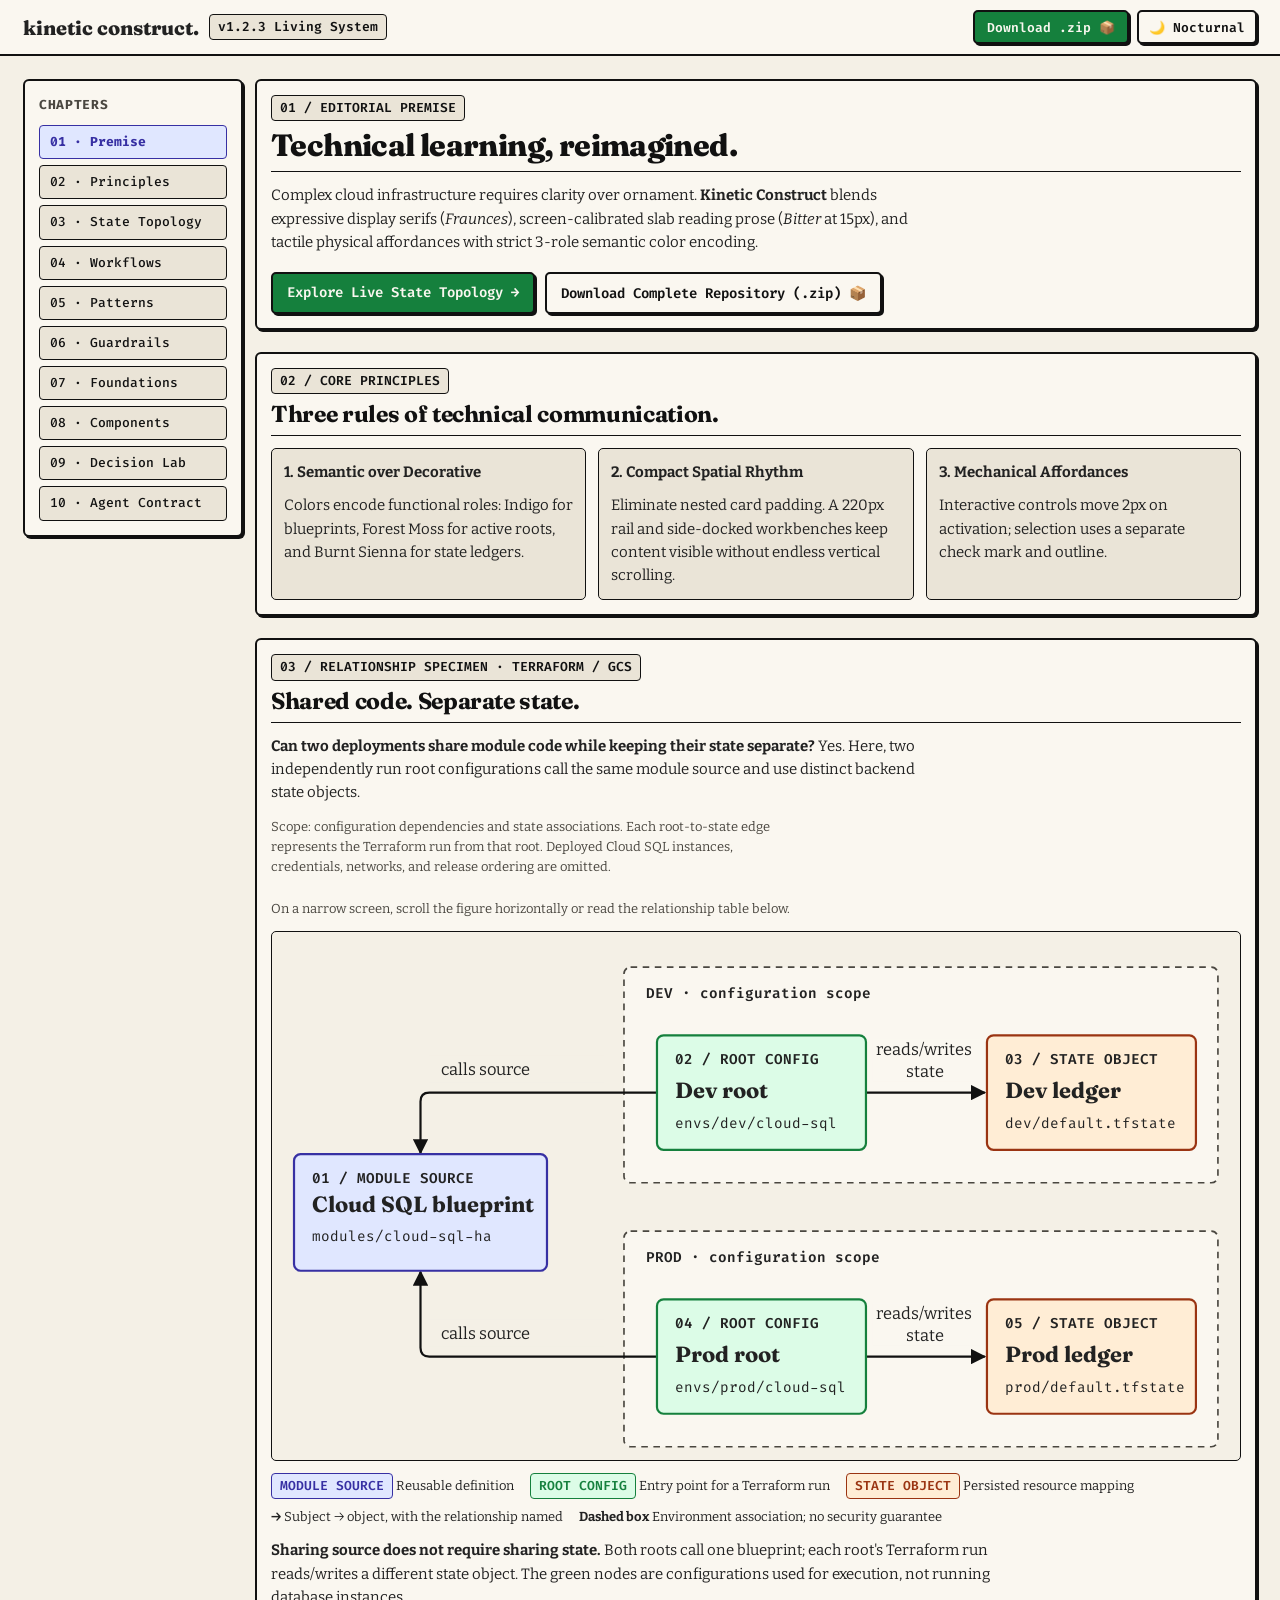
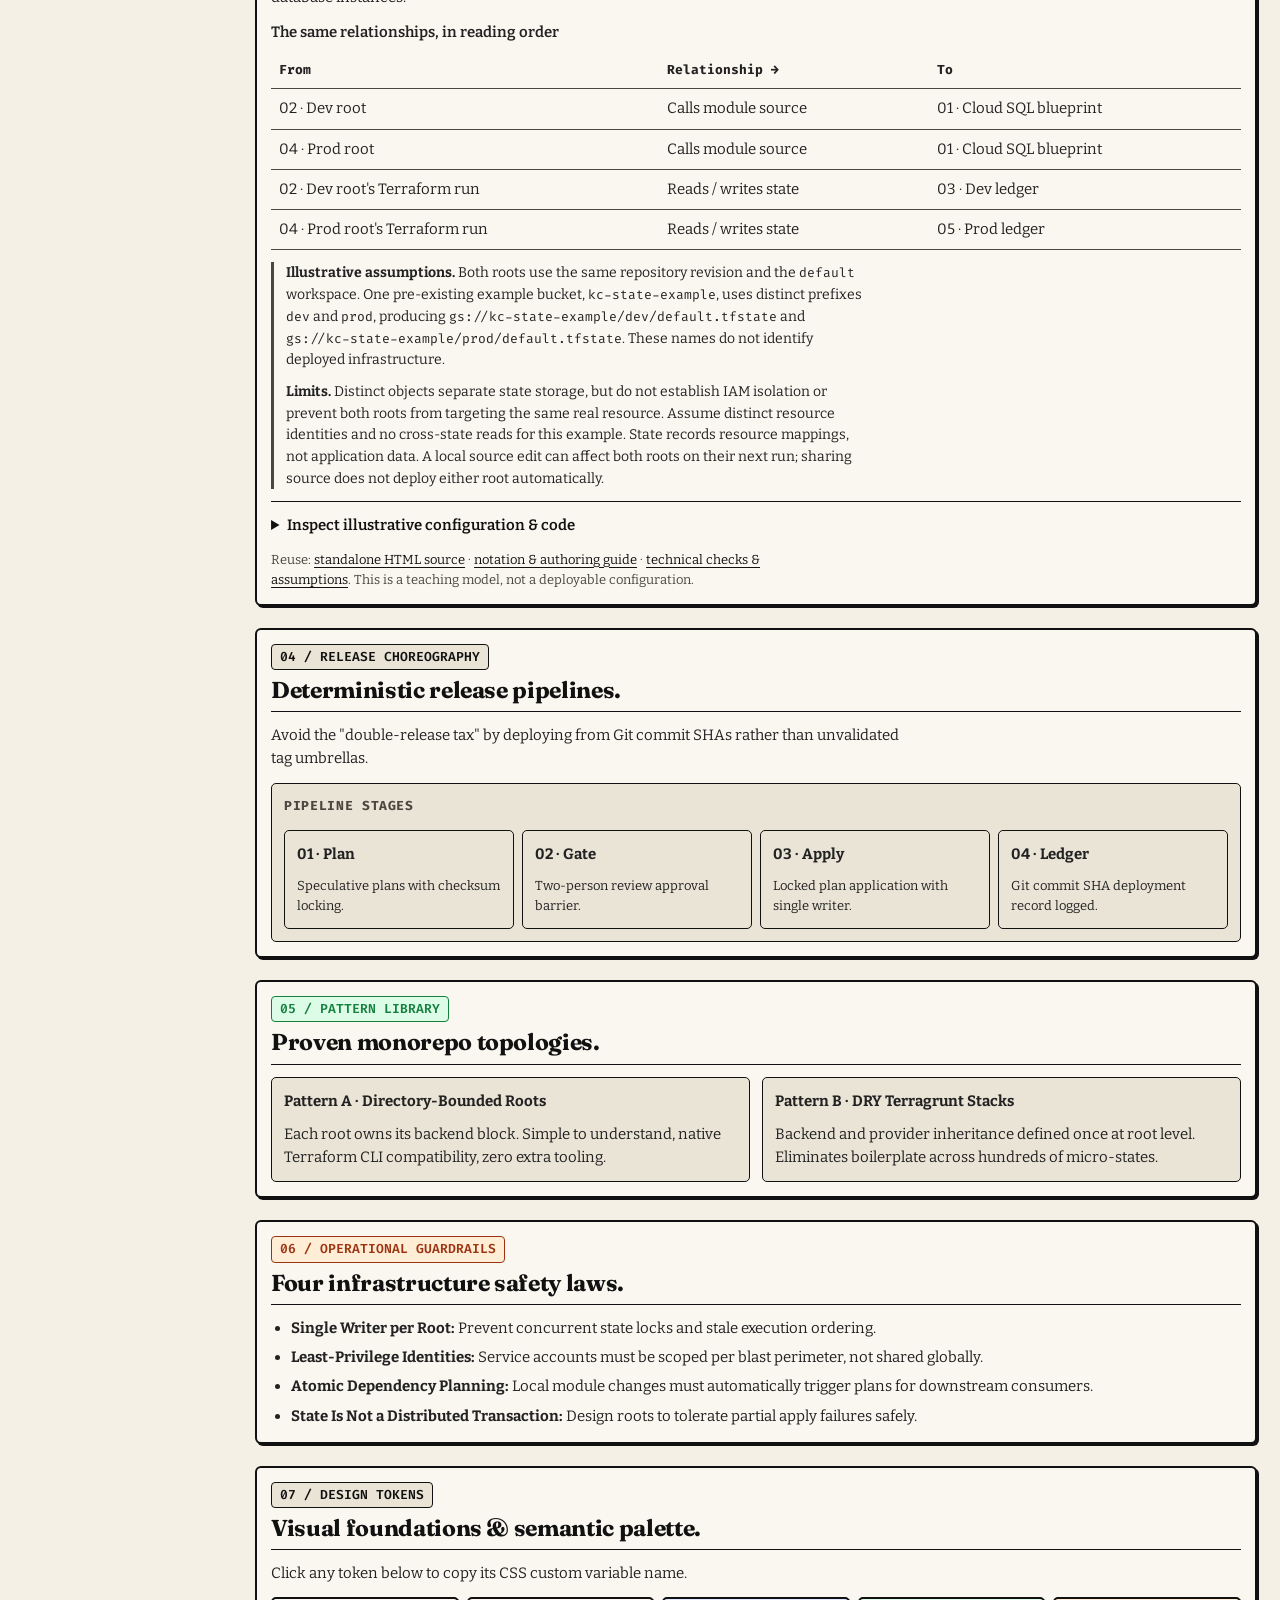
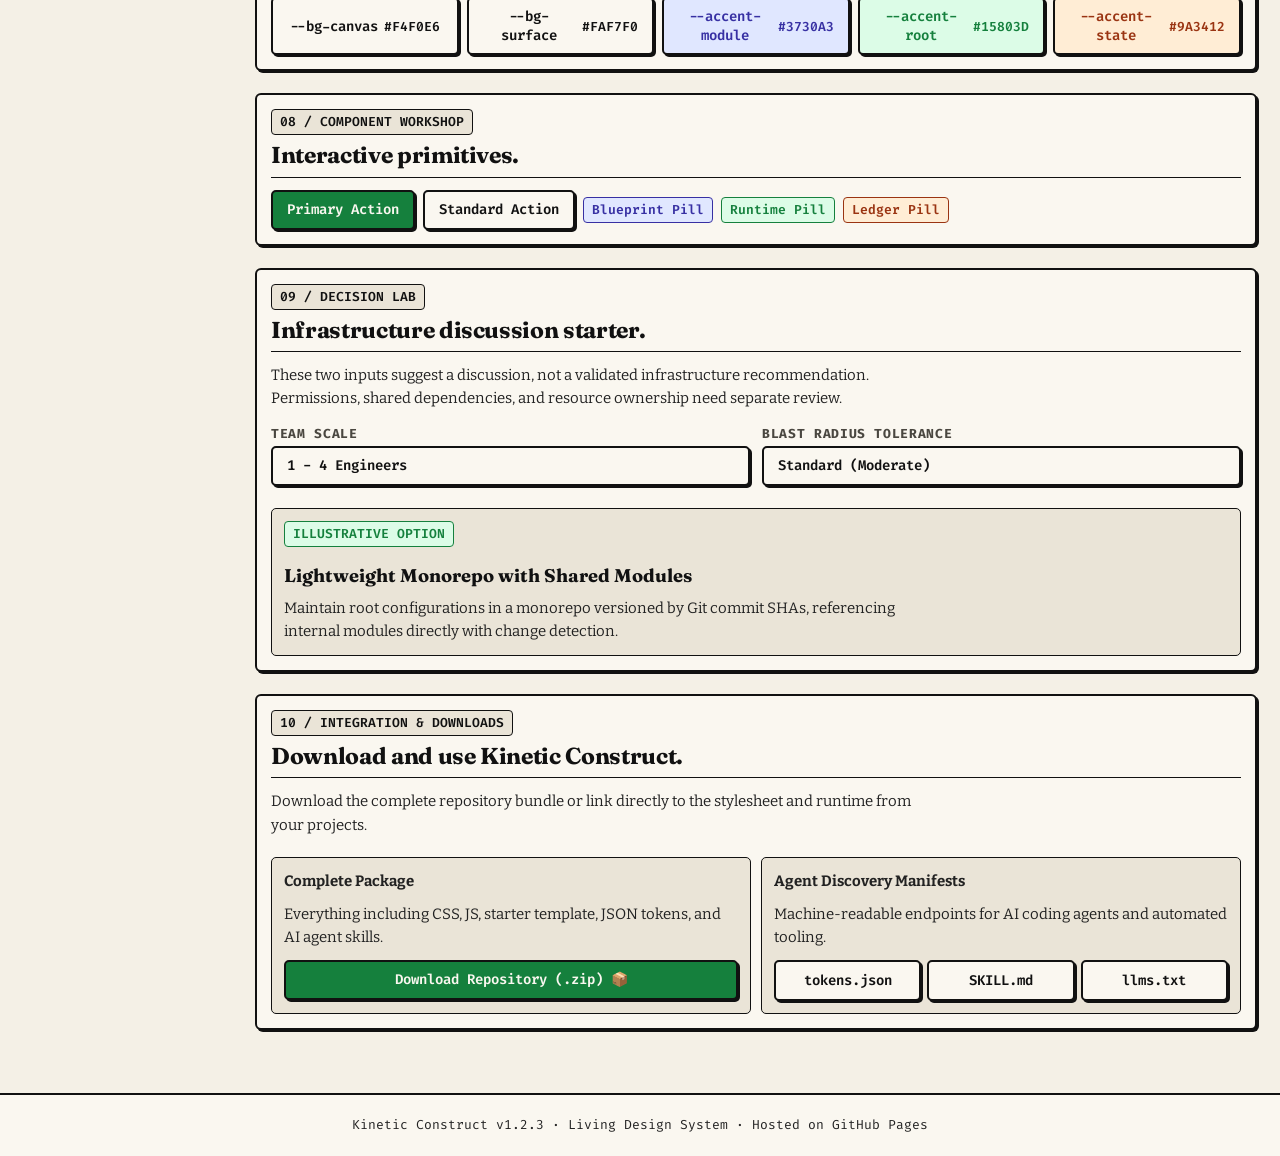
<file: index.html>
<!DOCTYPE html>
<html lang="en">
<head>
  <meta charset="UTF-8" />
  <meta name="viewport" content="width=device-width, initial-scale=1.0" />
  <title>Kinetic Construct — Living Design System</title>
  <link rel="stylesheet" href="css/kinetic-serif.css" />
  <link rel="alternate" type="application/json" href="reference/kinetic-serif.json" title="Kinetic Construct Design Contract" />
</head>
<body>

  <!-- Top Sticky Header -->
  <header style="position: sticky; top: 0; z-index: 100; background: var(--bg-surface); border-bottom: var(--border-thick); padding: 10px var(--outer-gutter);">
    <div style="max-width: var(--container-max); margin: 0 auto; display: flex; justify-content: space-between; align-items: center;">
      <div style="display: flex; align-items: center; gap: 10px;">
        <span style="font-family: var(--font-display); font-size: 1.25rem; font-weight: 800;">kinetic construct<span>.</span></span>
        <span class="role-badge">v1.2.3 Living System</span>
      </div>
      <div style="display: flex; align-items: center; gap: 8px;">
        <button type="button" class="btn-tactile primary" onclick="downloadRepoZip(this)" style="font-size: 0.8125rem; min-height: 34px; padding: 4px 12px;">Download .zip 📦</button>
        <button type="button" id="themeToggleBtn" class="btn-tactile" onclick="toggleTheme()" style="font-size: 0.8125rem; min-height: 34px; padding: 4px 10px;">🌙 Nocturnal</button>
      </div>
    </div>
  </header>

  <div class="app-shell">
    <div class="layout-grid">

      <!-- 220px Left Navigation Rail -->
      <aside class="sidebar-rail" aria-label="System Chapters">
        <span class="rail-tag">Chapters</span>
        <a href="#ch01" class="rail-link active">01 · Premise</a>
        <a href="#ch02" class="rail-link">02 · Principles</a>
        <a href="#ch03" class="rail-link">03 · State Topology</a>
        <a href="#ch04" class="rail-link">04 · Workflows</a>
        <a href="#ch05" class="rail-link">05 · Patterns</a>
        <a href="#ch06" class="rail-link">06 · Guardrails</a>
        <a href="#ch07" class="rail-link">07 · Foundations</a>
        <a href="#ch08" class="rail-link">08 · Components</a>
        <a href="#ch09" class="rail-link">09 · Decision Lab</a>
        <a href="#ch10" class="rail-link">10 · Agent Contract</a>
      </aside>

      <!-- Main Stage -->
      <main class="main-stage">

        <!-- 01. PREMISE -->
        <section id="ch01" class="content-card">
          <div class="card-head">
            <span class="eyebrow-pill">01 / EDITORIAL PREMISE</span>
            <h1>Technical learning, reimagined.</h1>
          </div>
          <p>
            Complex cloud infrastructure requires clarity over ornament. <strong>Kinetic Construct</strong> blends expressive display serifs (<em>Fraunces</em>), screen-calibrated slab reading prose (<em>Bitter</em> at 15px), and tactile physical affordances with strict 3-role semantic color encoding.
          </p>
          <div style="display: flex; gap: 10px; margin-top: 6px; flex-wrap: wrap;">
            <a href="#ch03" class="btn-tactile primary">Explore Live State Topology →</a>
            <button type="button" class="btn-tactile" onclick="downloadRepoZip(this)">Download Complete Repository (.zip) 📦</button>
          </div>
        </section>

        <!-- 02. PRINCIPLES -->
        <section id="ch02" class="content-card">
          <div class="card-head">
            <span class="eyebrow-pill">02 / CORE PRINCIPLES</span>
            <h2>Three rules of technical communication.</h2>
          </div>
          <div style="display: grid; grid-template-columns: repeat(auto-fit, minmax(260px, 1fr)); gap: var(--grid-gap);">
            <div class="panel-block">
              <strong>1. Semantic over Decorative</strong>
              <p>Colors encode functional roles: Indigo for blueprints, Forest Moss for active roots, and Burnt Sienna for state ledgers.</p>
            </div>
            <div class="panel-block">
              <strong>2. Compact Spatial Rhythm</strong>
              <p>Eliminate nested card padding. A 220px rail and side-docked workbenches keep content visible without endless vertical scrolling.</p>
            </div>
            <div class="panel-block">
              <strong>3. Mechanical Affordances</strong>
              <p>Interactive controls move 2px on activation; selection uses a separate check mark and outline.</p>
            </div>
          </div>
        </section>

<!-- BEGIN module-state specimen -->
<section id="ch03" class="content-card" aria-labelledby="specimen-heading" data-topology>
  <div class="card-head">
    <span class="eyebrow-pill">03 / RELATIONSHIP SPECIMEN · TERRAFORM / GCS</span>
    <h2 id="specimen-heading">Shared code. Separate state.</h2>
  </div>
  <p><strong>Can two deployments share module code while keeping their state separate?</strong> Yes. Here, two independently run root configurations call the same module source and use distinct backend state objects.</p>
  <figure class="diagram-figure" aria-labelledby="specimen-heading" aria-describedby="topology-caption">
    <p class="diagram-scope">Scope: configuration dependencies and state associations. Each root-to-state edge represents the Terraform run from that root. Deployed Cloud SQL instances, credentials, networks, and release ordering are omitted.</p>
    <p class="diagram-hint" id="diagram-scroll-hint">On a narrow screen, scroll the figure horizontally or read the relationship table below.</p>
    <div class="diagram-scroll" tabindex="0" role="region" aria-label="Module and state relationship overview" aria-describedby="diagram-scroll-hint">
<svg class="relationship-diagram" xmlns="http://www.w3.org/2000/svg" viewBox="0 0 880 480" role="img" aria-labelledby="topology-title topology-desc">
  <title id="topology-title">Shared module source, separate environment state</title>
  <desc id="topology-desc">Dev and prod root configurations both call the same Cloud SQL module source. Assuming no cross-state reads, a Terraform run from each root reads and writes its own state object. Dashed environment scopes group each root with its state association; they are not IAM or network boundaries. Deployed resources are omitted. The relationship table below gives all four edges.</desc>
  <defs><marker id="topology-arrow" viewBox="0 0 10 10" refX="9" refY="5" markerWidth="7" markerHeight="7" orient="auto-start-reverse"><path class="edge-tip" d="M 0 0 L 10 5 L 0 10 z"/></marker></defs>
  <rect class="scope-bound" x="320" y="32" width="540" height="196" rx="6"/>
  <rect class="scope-bound" x="320" y="272" width="540" height="196" rx="6"/>
  <text x="340" y="60" class="diagram-type">DEV · configuration scope</text>
  <text x="340" y="300" class="diagram-type">PROD · configuration scope</text>
  <!-- Direction is subject → object; these are relationships, not a timeline. -->
  <path class="edge" d="M 350 146 H 143 Q 135 146 135 154 V 201" marker-end="url(#topology-arrow)"/>
  <path class="edge" d="M 350 386 H 143 Q 135 386 135 378 V 309" marker-end="url(#topology-arrow)"/>
  <path class="edge" d="M 540 146 H 648" marker-end="url(#topology-arrow)"/>
  <path class="edge" d="M 540 386 H 648" marker-end="url(#topology-arrow)"/>
  <rect class="edge-label-bg" x="142" y="112" width="160" height="25"/>
  <rect class="edge-label-bg" x="142" y="352" width="160" height="25"/>
  <text x="154" y="130">calls source</text>
  <text x="154" y="370">calls source</text>
  <rect class="scope-edge-label" x="546" y="98" width="98" height="38"/>
  <rect class="scope-edge-label" x="546" y="338" width="98" height="38"/>
  <text x="594" y="112" text-anchor="middle"><tspan x="594">reads/writes </tspan><tspan x="594" dy="20">state</tspan></text>
  <text x="594" y="352" text-anchor="middle"><tspan x="594">reads/writes </tspan><tspan x="594" dy="20">state</tspan></text>
  <g class="module">
    <rect class="node-box" x="20" y="202" width="230" height="106"/>
    <text x="36" y="228" class="diagram-type">01 / MODULE SOURCE</text>
    <text x="36" y="255" class="diagram-name">Cloud SQL blueprint</text>
    <text x="36" y="281" class="diagram-id">modules/cloud-sql-ha</text>
  </g>
  <g class="root">
    <rect class="node-box" x="350" y="94" width="190" height="104"/>
    <text x="366" y="120" class="diagram-type">02 / ROOT CONFIG</text>
    <text x="366" y="151" class="diagram-name">Dev root</text>
    <text x="366" y="178" class="diagram-id">envs/dev/cloud-sql</text>
    <rect class="node-box" x="350" y="334" width="190" height="104"/>
    <text x="366" y="360" class="diagram-type">04 / ROOT CONFIG</text>
    <text x="366" y="391" class="diagram-name">Prod root</text>
    <text x="366" y="418" class="diagram-id">envs/prod/cloud-sql</text>
  </g>
  <g class="state">
    <rect class="node-box" x="650" y="94" width="190" height="104"/>
    <text x="666" y="120" class="diagram-type">03 / STATE OBJECT</text>
    <text x="666" y="151" class="diagram-name">Dev ledger</text>
    <text x="666" y="178" class="diagram-id">dev/default.tfstate</text>
    <rect class="node-box" x="650" y="334" width="190" height="104"/>
    <text x="666" y="360" class="diagram-type">05 / STATE OBJECT</text>
    <text x="666" y="391" class="diagram-name">Prod ledger</text>
    <text x="666" y="418" class="diagram-id">prod/default.tfstate</text>
  </g>
</svg>
    </div>
    <ul class="diagram-legend" aria-label="Diagram legend">
      <li><span class="role-badge module">MODULE SOURCE</span> Reusable definition</li>
      <li><span class="role-badge root">ROOT CONFIG</span> Entry point for a Terraform run</li>
      <li><span class="role-badge state">STATE OBJECT</span> Persisted resource mapping</li>
      <li><strong>→</strong> Subject → object, with the relationship named</li>
      <li><strong>Dashed box</strong> Environment association; no security guarantee</li>
    </ul>
    <figcaption id="topology-caption" class="diagram-caption"><strong>Sharing source does not require sharing state.</strong> Both roots call one blueprint; each root's Terraform run reads/writes a different state object. The green nodes are configurations used for execution, not running database instances.</figcaption>
  </figure>
  <table class="relationship-table">
    <caption>The same relationships, in reading order</caption>
    <thead><tr><th scope="col">From</th><th scope="col">Relationship →</th><th scope="col">To</th></tr></thead>
    <tbody>
      <tr><td>02 · Dev root</td><td>Calls module source</td><td>01 · Cloud SQL blueprint</td></tr>
      <tr><td>04 · Prod root</td><td>Calls module source</td><td>01 · Cloud SQL blueprint</td></tr>
      <tr><td>02 · Dev root's Terraform run</td><td>Reads / writes state</td><td>03 · Dev ledger</td></tr>
      <tr><td>04 · Prod root's Terraform run</td><td>Reads / writes state</td><td>05 · Prod ledger</td></tr>
    </tbody>
  </table>
  <div class="specimen-notes">
    <p><strong>Illustrative assumptions.</strong> Both roots use the same repository revision and the <code>default</code> workspace. One pre-existing example bucket, <code>kc-state-example</code>, uses distinct prefixes <code>dev</code> and <code>prod</code>, producing <code>gs://kc-state-example/dev/default.tfstate</code> and <code>gs://kc-state-example/prod/default.tfstate</code>. These names do not identify deployed infrastructure.</p>
    <p><strong>Limits.</strong> Distinct objects separate state storage, but do not establish IAM isolation or prevent both roots from targeting the same real resource. Assume distinct resource identities and no cross-state reads for this example. State records resource mappings, not application data. A local source edit can affect both roots on their next run; sharing source does not deploy either root automatically.</p>
  </div>
  <details class="diagram-inspector">
    <summary>Inspect illustrative configuration &amp; code</summary>
    <div class="inspector-layout">
      <div class="inspector-controls" hidden role="group" aria-label="Choose a node to inspect">
<button type="button" class="btn-tactile node-btn" data-node="module" aria-pressed="false" aria-controls="detail-module">01 · Module source</button>
<button type="button" class="btn-tactile node-btn" data-node="dev-root" aria-pressed="false" aria-controls="detail-dev-root">02 · Dev root</button>
<button type="button" class="btn-tactile node-btn" data-node="dev-state" aria-pressed="false" aria-controls="detail-dev-state">03 · Dev ledger</button>
<button type="button" class="btn-tactile node-btn" data-node="prod-root" aria-pressed="false" aria-controls="detail-prod-root">04 · Prod root</button>
<button type="button" class="btn-tactile node-btn" data-node="prod-state" aria-pressed="false" aria-controls="detail-prod-state">05 · Prod ledger</button>
      </div>
      <div class="inspector-readout">
        <p class="inspector-status" role="status" aria-live="polite" aria-atomic="true" hidden>Inspecting 01 · Module source</p>
<article class="node-detail" id="detail-module" data-detail="module" aria-labelledby="title-module">
  <span class="role-badge module">MODULE</span>
  <h3 id="title-module">01 · Module source</h3>
  <p>This excerpt shows the resource shape only. Provider configuration, inputs, networking, and resource settings are omitted. A child module does not receive an independent backend merely because it has its own folder.</p>
  <div class="code-wrapper">
    <div class="code-header-bar"><span class="file-tab">modules/cloud-sql-ha/main.tf</span><button type="button" class="copy-button" onclick="copySnippet(this)" hidden>Copy</button></div>
    <div class="code-body" tabindex="0" role="region" aria-label="modules/cloud-sql-ha/main.tf"><pre class="code-lines-col"><code>resource &quot;google_sql_database_instance&quot; &quot;primary&quot; {
  name             = var.instance_name
  database_version = &quot;POSTGRES_15&quot;
  # Required settings and other inputs omitted.
}</code></pre></div>
  </div>
</article>
<article class="node-detail" id="detail-dev-root" data-detail="dev-root" aria-labelledby="title-dev-root">
  <span class="role-badge root">ROOT</span>
  <h3 id="title-dev-root">02 · Dev root</h3>
  <p>Run Terraform independently from this root. The same source path is resolved relative to each root; use distinct inputs and resource identities.</p>
  <div class="code-wrapper">
    <div class="code-header-bar"><span class="file-tab">envs/dev/cloud-sql/main.tf</span><button type="button" class="copy-button" onclick="copySnippet(this)" hidden>Copy</button></div>
    <div class="code-body" tabindex="0" role="region" aria-label="envs/dev/cloud-sql/main.tf"><pre class="code-lines-col"><code>module &quot;database&quot; {
  source        = &quot;../../../modules/cloud-sql-ha&quot;
  instance_name = &quot;example-dev-db&quot;
  # Other module inputs omitted.
}</code></pre></div>
  </div>
</article>
<article class="node-detail" id="detail-dev-state" data-detail="dev-state" aria-labelledby="title-dev-state">
  <span class="role-badge state">STATE</span>
  <h3 id="title-dev-state">03 · Dev ledger</h3>
  <p>With the default workspace, this backend stores state at gs://kc-state-example/dev/default.tfstate. The bucket must already exist. Authentication and IAM are configured separately.</p>
  <div class="code-wrapper">
    <div class="code-header-bar"><span class="file-tab">envs/dev/cloud-sql/backend.tf</span><button type="button" class="copy-button" onclick="copySnippet(this)" hidden>Copy</button></div>
    <div class="code-body" tabindex="0" role="region" aria-label="envs/dev/cloud-sql/backend.tf"><pre class="code-lines-col"><code>terraform {
  backend &quot;gcs&quot; {
    bucket = &quot;kc-state-example&quot;
    prefix = &quot;dev&quot;
  }
}</code></pre></div>
  </div>
</article>
<article class="node-detail" id="detail-prod-root" data-detail="prod-root" aria-labelledby="title-prod-root">
  <span class="role-badge root">ROOT</span>
  <h3 id="title-prod-root">04 · Prod root</h3>
  <p>This second root calls the same blueprint. Separate state is not a guarantee of independent permissions, resource targets, or failure impact.</p>
  <div class="code-wrapper">
    <div class="code-header-bar"><span class="file-tab">envs/prod/cloud-sql/main.tf</span><button type="button" class="copy-button" onclick="copySnippet(this)" hidden>Copy</button></div>
    <div class="code-body" tabindex="0" role="region" aria-label="envs/prod/cloud-sql/main.tf"><pre class="code-lines-col"><code>module &quot;database&quot; {
  source        = &quot;../../../modules/cloud-sql-ha&quot;
  instance_name = &quot;example-prod-db&quot;
  # Other module inputs omitted.
}</code></pre></div>
  </div>
</article>
<article class="node-detail" id="detail-prod-state" data-detail="prod-state" aria-labelledby="title-prod-state">
  <span class="role-badge state">STATE</span>
  <h3 id="title-prod-state">05 · Prod ledger</h3>
  <p>With the default workspace, this backend stores state at gs://kc-state-example/prod/default.tfstate. GCS supports state locking; locking does not create an environment-wide transaction.</p>
  <div class="code-wrapper">
    <div class="code-header-bar"><span class="file-tab">envs/prod/cloud-sql/backend.tf</span><button type="button" class="copy-button" onclick="copySnippet(this)" hidden>Copy</button></div>
    <div class="code-body" tabindex="0" role="region" aria-label="envs/prod/cloud-sql/backend.tf"><pre class="code-lines-col"><code>terraform {
  backend &quot;gcs&quot; {
    bucket = &quot;kc-state-example&quot;
    prefix = &quot;prod&quot;
  }
}</code></pre></div>
  </div>
</article>
      </div>
    </div>
  </details>
  <p class="diagram-scope">Reuse: <a href="starter/diagram.html">standalone HTML source</a> · <a href="reference/diagram-guide.md">notation &amp; authoring guide</a> · <a href="reference/architecture-spec.md">technical checks &amp; assumptions</a>. This is a teaching model, not a deployable configuration.</p>
</section>
<!-- END module-state specimen -->

        <!-- 04. WORKFLOWS -->
        <section id="ch04" class="content-card">
          <div class="card-head">
            <span class="eyebrow-pill">04 / RELEASE CHOREOGRAPHY</span>
            <h2>Deterministic release pipelines.</h2>
          </div>
          <p>
            Avoid the "double-release tax" by deploying from Git commit SHAs rather than unvalidated tag umbrellas.
          </p>
          <div class="panel-block">
            <span class="rail-tag">PIPELINE STAGES</span>
            <div style="display: grid; grid-template-columns: repeat(auto-fit, minmax(200px, 1fr)); gap: 8px;">
              <div class="panel-block"><strong>01 · Plan</strong><small>Speculative plans with checksum locking.</small></div>
              <div class="panel-block"><strong>02 · Gate</strong><small>Two-person review approval barrier.</small></div>
              <div class="panel-block"><strong>03 · Apply</strong><small>Locked plan application with single writer.</small></div>
              <div class="panel-block"><strong>04 · Ledger</strong><small>Git commit SHA deployment record logged.</small></div>
            </div>
          </div>
        </section>

        <!-- 05. PATTERNS -->
        <section id="ch05" class="content-card">
          <div class="card-head">
            <span class="eyebrow-pill root">05 / PATTERN LIBRARY</span>
            <h2>Proven monorepo topologies.</h2>
          </div>
          <div style="display: grid; grid-template-columns: repeat(auto-fit, minmax(280px, 1fr)); gap: var(--grid-gap);">
            <div class="panel-block">
              <strong>Pattern A · Directory-Bounded Roots</strong>
              <p>Each root owns its backend block. Simple to understand, native Terraform CLI compatibility, zero extra tooling.</p>
            </div>
            <div class="panel-block">
              <strong>Pattern B · DRY Terragrunt Stacks</strong>
              <p>Backend and provider inheritance defined once at root level. Eliminates boilerplate across hundreds of micro-states.</p>
            </div>
          </div>
        </section>

        <!-- 06. GUARDRAILS -->
        <section id="ch06" class="content-card">
          <div class="card-head">
            <span class="eyebrow-pill state">06 / OPERATIONAL GUARDRAILS</span>
            <h2>Four infrastructure safety laws.</h2>
          </div>
          <ul style="padding-left: 20px; display: flex; flex-direction: column; gap: 6px;">
            <li><strong>Single Writer per Root:</strong> Prevent concurrent state locks and stale execution ordering.</li>
            <li><strong>Least-Privilege Identities:</strong> Service accounts must be scoped per blast perimeter, not shared globally.</li>
            <li><strong>Atomic Dependency Planning:</strong> Local module changes must automatically trigger plans for downstream consumers.</li>
            <li><strong>State Is Not a Distributed Transaction:</strong> Design roots to tolerate partial apply failures safely.</li>
          </ul>
        </section>

        <!-- 07. FOUNDATIONS -->
        <section id="ch07" class="content-card">
          <div class="card-head">
            <span class="eyebrow-pill">07 / DESIGN TOKENS</span>
            <h2>Visual foundations &amp; semantic palette.</h2>
          </div>
          <p>Click any token below to copy its CSS custom variable name.</p>
          <div style="display: grid; grid-template-columns: repeat(auto-fit, minmax(140px, 1fr)); gap: 8px;">
            <button type="button" class="btn-tactile" onclick="navigator.clipboard.writeText('var(--bg-canvas)')">--bg-canvas<br><small>#F4F0E6</small></button>
            <button type="button" class="btn-tactile" onclick="navigator.clipboard.writeText('var(--bg-surface)')">--bg-surface<br><small>#FAF7F0</small></button>
            <button type="button" class="btn-tactile" onclick="navigator.clipboard.writeText('var(--accent-module)')" style="background: var(--accent-module-bg); color: var(--accent-module);">--accent-module<br><small>#3730A3</small></button>
            <button type="button" class="btn-tactile" onclick="navigator.clipboard.writeText('var(--accent-root)')" style="background: var(--accent-root-bg); color: var(--accent-root);">--accent-root<br><small>#15803D</small></button>
            <button type="button" class="btn-tactile" onclick="navigator.clipboard.writeText('var(--accent-state)')" style="background: var(--accent-state-bg); color: var(--accent-state);">--accent-state<br><small>#9A3412</small></button>
          </div>
        </section>

        <!-- 08. COMPONENTS -->
        <section id="ch08" class="content-card">
          <div class="card-head">
            <span class="eyebrow-pill">08 / COMPONENT WORKSHOP</span>
            <h2>Interactive primitives.</h2>
          </div>
          <div style="display: flex; flex-wrap: wrap; gap: 8px; align-items: center;">
            <button type="button" class="btn-tactile primary">Primary Action</button>
            <button type="button" class="btn-tactile">Standard Action</button>
            <span class="role-badge module">Blueprint Pill</span>
            <span class="role-badge root">Runtime Pill</span>
            <span class="role-badge state">Ledger Pill</span>
          </div>
        </section>

        <!-- 09. DECISION LAB -->
        <section id="ch09" class="content-card">
          <div class="card-head">
            <span class="eyebrow-pill">09 / DECISION LAB</span>
            <h2>Infrastructure discussion starter.</h2>
          </div>
          <p>These two inputs suggest a discussion, not a validated infrastructure recommendation. Permissions, shared dependencies, and resource ownership need separate review.</p>
          <div style="display: grid; grid-template-columns: repeat(auto-fit, minmax(200px, 1fr)); gap: var(--grid-gap);">
            <div>
              <label class="rail-tag" for="labTeamSize">Team Scale</label>
              <select id="labTeamSize" class="btn-tactile" style="width: 100%;" onchange="calculateTopologyRecommendation()">
                <option value="small">1 - 4 Engineers</option>
                <option value="large">5+ Distributed Teams</option>
              </select>
            </div>
            <div>
              <label class="rail-tag" for="labBlastRisk">Blast Radius Tolerance</label>
              <select id="labBlastRisk" class="btn-tactile" style="width: 100%;" onchange="calculateTopologyRecommendation()">
                <option value="standard">Standard (Moderate)</option>
                <option value="strict">Strict (Lower Shared Risk)</option>
              </select>
            </div>
          </div>
          <div id="labResultCard" class="panel-block" style="margin-top: 10px;">
            <div class="role-badge root" style="margin-bottom: 8px;">ILLUSTRATIVE OPTION</div>
            <h3>Lightweight Monorepo with Shared Modules</h3>
            <p>Maintain root configurations in a monorepo versioned by Git commit SHAs, referencing internal modules directly with change detection.</p>
          </div>
        </section>

        <!-- 10. DOWNLOAD & INTEGRATE HUB -->
        <section id="ch10" class="content-card">
          <div class="card-head">
            <span class="eyebrow-pill">10 / INTEGRATION &amp; DOWNLOADS</span>
            <h2>Download and use Kinetic Construct.</h2>
          </div>
          <p>
            Download the complete repository bundle or link directly to the stylesheet and runtime from your projects.
          </p>

          <div style="display: grid; grid-template-columns: repeat(auto-fit, minmax(240px, 1fr)); gap: 10px; margin-top: 8px;">
            <div class="panel-block">
              <strong>Complete Package</strong>
              <p>Everything including CSS, JS, starter template, JSON tokens, and AI agent skills.</p>
              <button type="button" class="btn-tactile primary" onclick="downloadRepoZip(this)">Download Repository (.zip) 📦</button>
            </div>

            <div class="panel-block">
              <strong>Agent Discovery Manifests</strong>
              <p>Machine-readable endpoints for AI coding agents and automated tooling.</p>
              <div style="display: flex; gap: 6px; flex-wrap: wrap;">
                <a href="reference/kinetic-serif.json" class="btn-tactile" style="flex: 1;">tokens.json</a>
                <a href="reference/SKILL.md" class="btn-tactile" style="flex: 1;">SKILL.md</a>
                <a href="llms.txt" class="btn-tactile" style="flex: 1;">llms.txt</a>
              </div>
            </div>
          </div>
        </section>

      </main>
    </div>
  </div>

  <footer style="margin-top: 40px; border-top: var(--border-thick); background: var(--bg-surface); padding: 20px var(--outer-gutter); text-align: center; font-family: var(--font-mono); font-size: 0.8125rem;">
    Kinetic Construct v1.2.3 · Living Design System · Hosted on GitHub Pages
  </footer>

  <script src="js/kinetic-serif.js"></script>
</body>
</html>
</file>
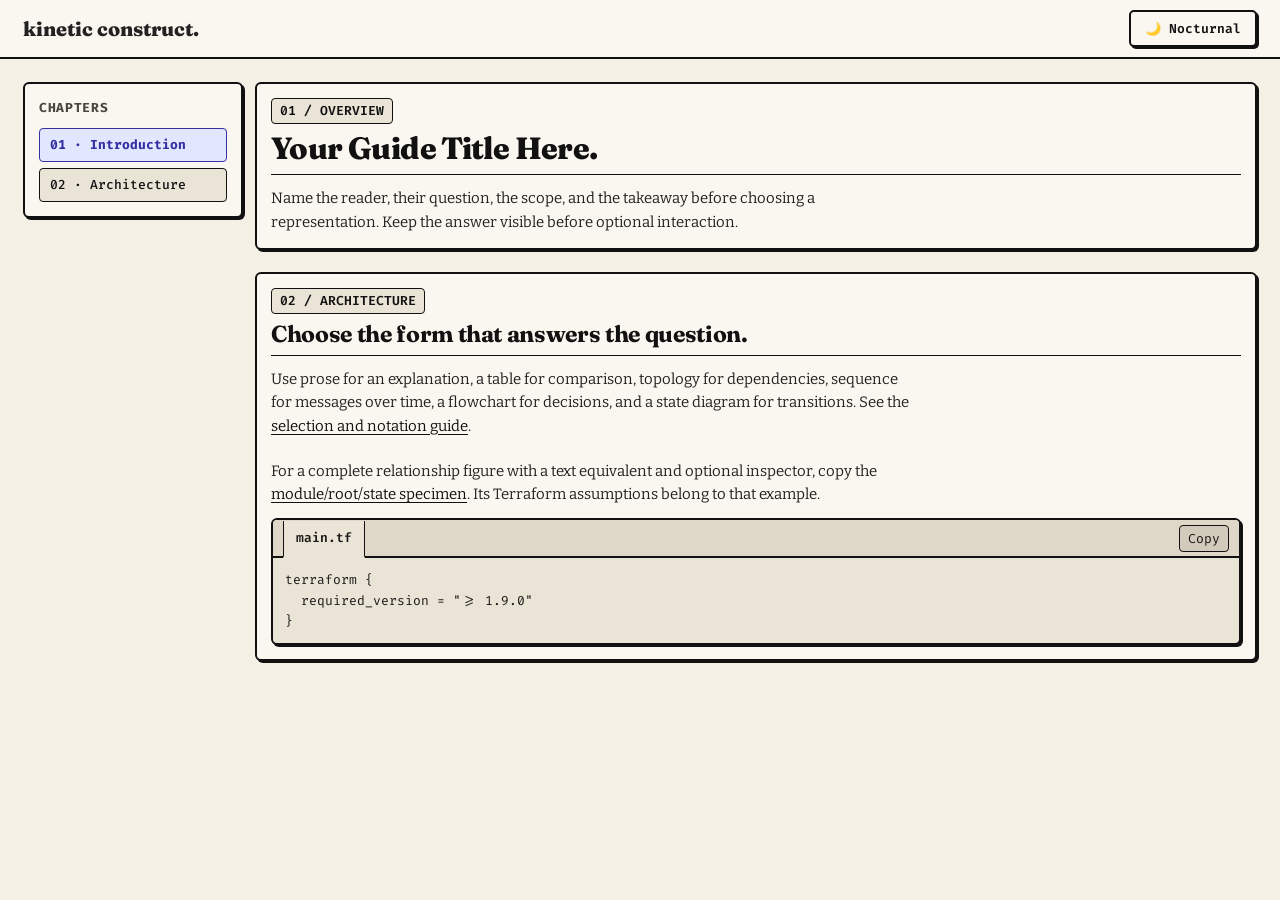
<file: starter/index.html>
<!DOCTYPE html>
<html lang="en">
<head>
  <meta charset="UTF-8" />
  <meta name="viewport" content="width=device-width, initial-scale=1.0" />
  <title>New Technical Guide — Kinetic Construct Starter</title>
  <link rel="stylesheet" href="../css/kinetic-serif.css" />
</head>
<body>

  <!-- Minimal Header -->
  <header style="position: sticky; top: 0; z-index: 100; background: var(--bg-surface); border-bottom: var(--border-thick); padding: 10px var(--outer-gutter);">
    <div style="max-width: var(--container-max); margin: 0 auto; display: flex; justify-content: space-between; align-items: center;">
      <span style="font-family: var(--font-display); font-size: 1.25rem; font-weight: 800;">kinetic construct<span>.</span></span>
      <button type="button" id="themeToggleBtn" class="btn-tactile" onclick="toggleTheme()" style="font-size: 0.8125rem; min-height: 34px;">🌙 Nocturnal</button>
    </div>
  </header>

  <div class="app-shell">
    <div class="layout-grid">

      <!-- 220px Left Rail -->
      <aside class="sidebar-rail" aria-label="Guide chapters">
        <span class="rail-tag">Chapters</span>
        <a href="#intro" class="rail-link active">01 · Introduction</a>
        <a href="#system" class="rail-link">02 · Architecture</a>
      </aside>

      <!-- Content Stage -->
      <main class="main-stage">
        <section id="intro" class="content-card">
          <div class="card-head">
            <span class="eyebrow-pill">01 / OVERVIEW</span>
            <h1>Your Guide Title Here.</h1>
          </div>
          <p>
            Name the reader, their question, the scope, and the takeaway before choosing a representation. Keep the answer visible before optional interaction.
          </p>
        </section>

        <section id="system" class="content-card">
          <div class="card-head">
            <span class="eyebrow-pill">02 / ARCHITECTURE</span>
            <h2>Choose the form that answers the question.</h2>
          </div>
          <p>Use prose for an explanation, a table for comparison, topology for dependencies, sequence for messages over time, a flowchart for decisions, and a state diagram for transitions. See the <a href="../reference/diagram-guide.md">selection and notation guide</a>.</p>
          <p>For a complete relationship figure with a text equivalent and optional inspector, copy the <a href="diagram.html">module/root/state specimen</a>. Its Terraform assumptions belong to that example.</p>
          <div class="code-wrapper">
            <div class="code-header-bar">
              <div class="file-tab"><span>main.tf</span></div>
              <button type="button" class="copy-button" onclick="copySnippet(this)">Copy</button>
            </div>
            <div class="code-body">
              <pre class="code-lines-col"><code>terraform {
  required_version = ">= 1.9.0"
}</code></pre>
            </div>
          </div>
        </section>
      </main>

    </div>
  </div>

  <script src="../js/kinetic-serif.js"></script>
</body>
</html>
</file>
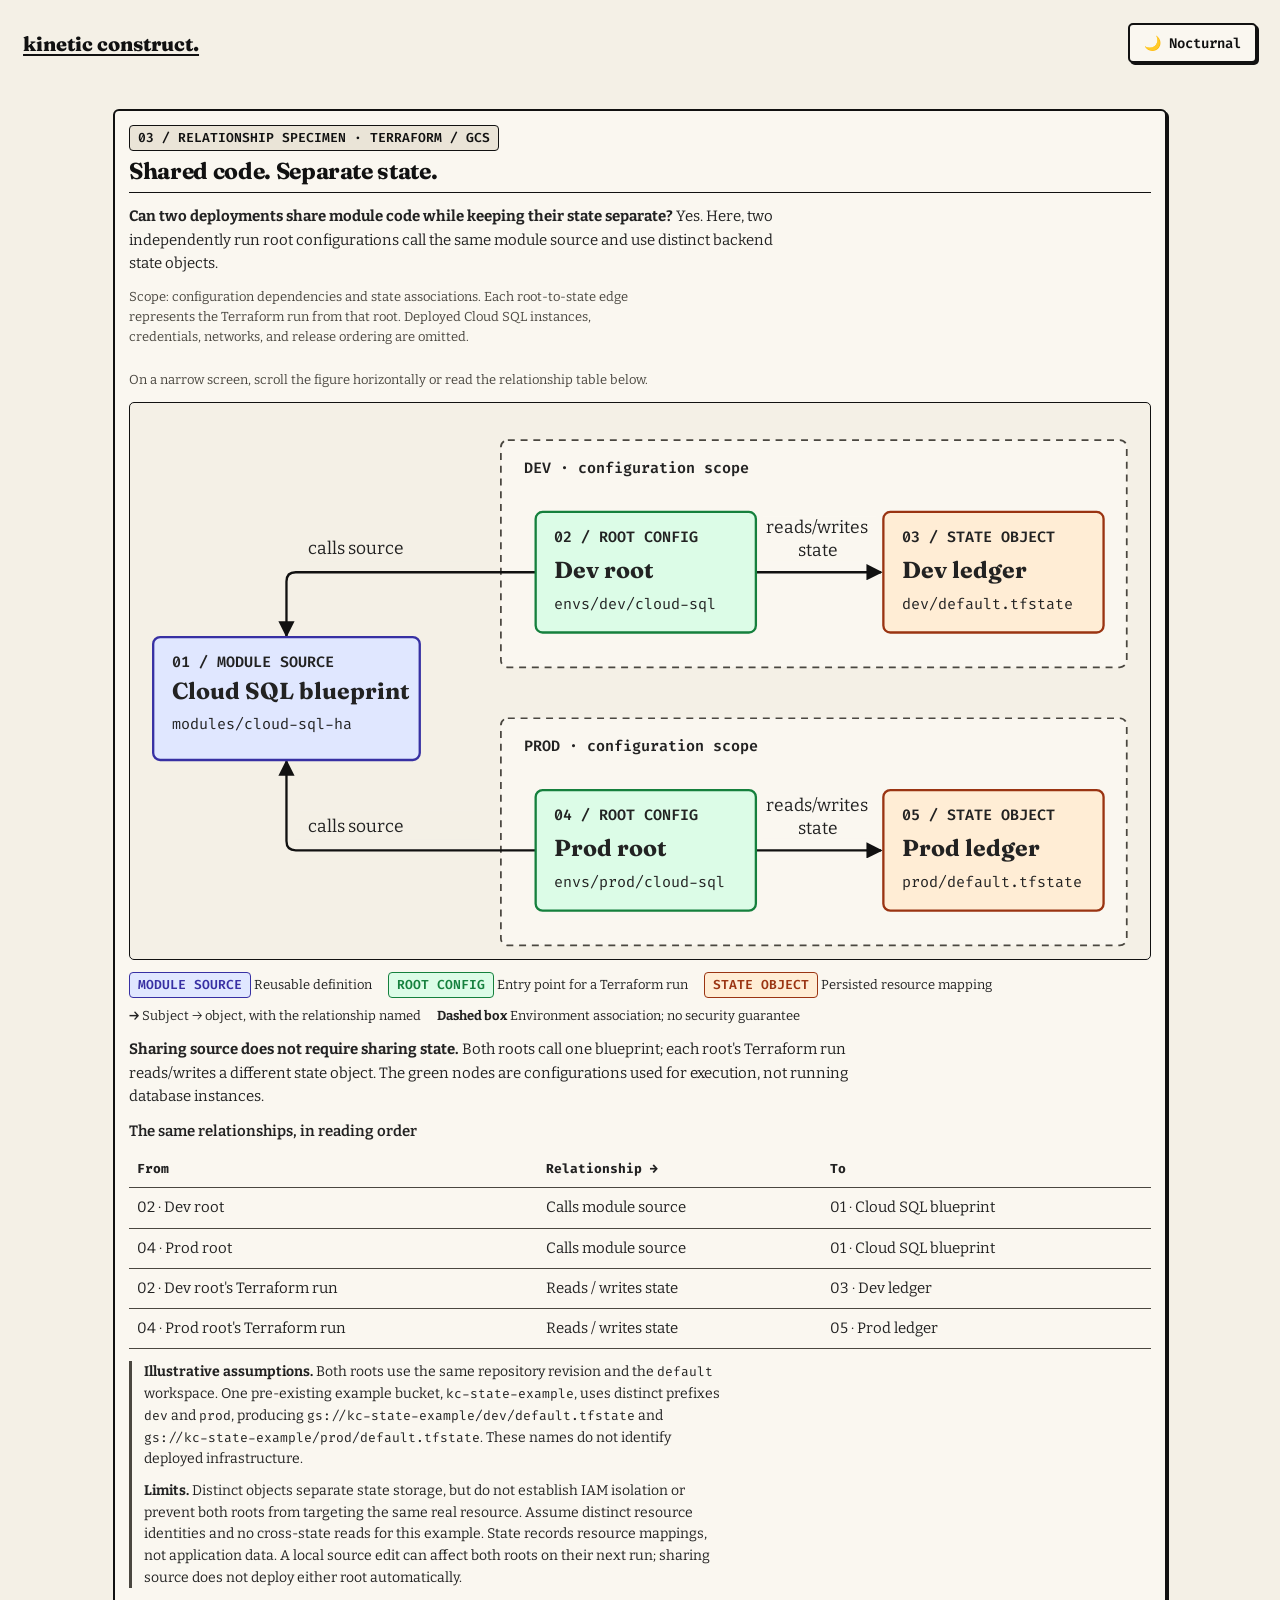
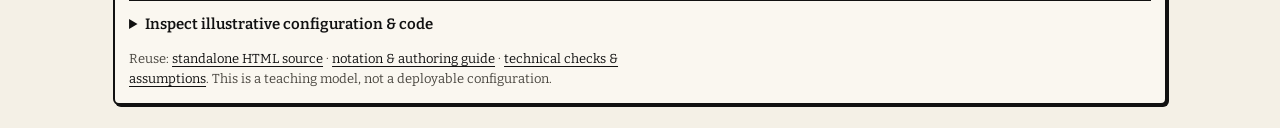
<file: starter/diagram.html>
<!DOCTYPE html>
<html lang="en">
<head>
  <meta charset="UTF-8" />
  <meta name="viewport" content="width=device-width, initial-scale=1.0" />
  <title>Shared code. Separate state. — Kinetic Construct</title>
  <link rel="stylesheet" href="../css/kinetic-serif.css" />
</head>
<body>
  <header class="pilot-header app-shell">
    <a href="../index.html#ch03" style="font-family:var(--font-display);font-size:1.25rem;font-weight:800">kinetic construct.</a>
    <button type="button" id="themeToggleBtn" class="btn-tactile" onclick="toggleTheme()" hidden>🌙 Nocturnal</button>
  </header>
  <main class="pilot-main">
<!-- BEGIN module-state specimen -->
<section id="ch03" class="content-card" aria-labelledby="specimen-heading" data-topology>
  <div class="card-head">
    <span class="eyebrow-pill">03 / RELATIONSHIP SPECIMEN · TERRAFORM / GCS</span>
    <h2 id="specimen-heading">Shared code. Separate state.</h2>
  </div>
  <p><strong>Can two deployments share module code while keeping their state separate?</strong> Yes. Here, two independently run root configurations call the same module source and use distinct backend state objects.</p>
  <figure class="diagram-figure" aria-labelledby="specimen-heading" aria-describedby="topology-caption">
    <p class="diagram-scope">Scope: configuration dependencies and state associations. Each root-to-state edge represents the Terraform run from that root. Deployed Cloud SQL instances, credentials, networks, and release ordering are omitted.</p>
    <p class="diagram-hint" id="diagram-scroll-hint">On a narrow screen, scroll the figure horizontally or read the relationship table below.</p>
    <div class="diagram-scroll" tabindex="0" role="region" aria-label="Module and state relationship overview" aria-describedby="diagram-scroll-hint">
<svg class="relationship-diagram" xmlns="http://www.w3.org/2000/svg" viewBox="0 0 880 480" role="img" aria-labelledby="topology-title topology-desc">
  <title id="topology-title">Shared module source, separate environment state</title>
  <desc id="topology-desc">Dev and prod root configurations both call the same Cloud SQL module source. Assuming no cross-state reads, a Terraform run from each root reads and writes its own state object. Dashed environment scopes group each root with its state association; they are not IAM or network boundaries. Deployed resources are omitted. The relationship table below gives all four edges.</desc>
  <defs><marker id="topology-arrow" viewBox="0 0 10 10" refX="9" refY="5" markerWidth="7" markerHeight="7" orient="auto-start-reverse"><path class="edge-tip" d="M 0 0 L 10 5 L 0 10 z"/></marker></defs>
  <rect class="scope-bound" x="320" y="32" width="540" height="196" rx="6"/>
  <rect class="scope-bound" x="320" y="272" width="540" height="196" rx="6"/>
  <text x="340" y="60" class="diagram-type">DEV · configuration scope</text>
  <text x="340" y="300" class="diagram-type">PROD · configuration scope</text>
  <!-- Direction is subject → object; these are relationships, not a timeline. -->
  <path class="edge" d="M 350 146 H 143 Q 135 146 135 154 V 201" marker-end="url(#topology-arrow)"/>
  <path class="edge" d="M 350 386 H 143 Q 135 386 135 378 V 309" marker-end="url(#topology-arrow)"/>
  <path class="edge" d="M 540 146 H 648" marker-end="url(#topology-arrow)"/>
  <path class="edge" d="M 540 386 H 648" marker-end="url(#topology-arrow)"/>
  <rect class="edge-label-bg" x="142" y="112" width="160" height="25"/>
  <rect class="edge-label-bg" x="142" y="352" width="160" height="25"/>
  <text x="154" y="130">calls source</text>
  <text x="154" y="370">calls source</text>
  <rect class="scope-edge-label" x="546" y="98" width="98" height="38"/>
  <rect class="scope-edge-label" x="546" y="338" width="98" height="38"/>
  <text x="594" y="112" text-anchor="middle"><tspan x="594">reads/writes </tspan><tspan x="594" dy="20">state</tspan></text>
  <text x="594" y="352" text-anchor="middle"><tspan x="594">reads/writes </tspan><tspan x="594" dy="20">state</tspan></text>
  <g class="module">
    <rect class="node-box" x="20" y="202" width="230" height="106"/>
    <text x="36" y="228" class="diagram-type">01 / MODULE SOURCE</text>
    <text x="36" y="255" class="diagram-name">Cloud SQL blueprint</text>
    <text x="36" y="281" class="diagram-id">modules/cloud-sql-ha</text>
  </g>
  <g class="root">
    <rect class="node-box" x="350" y="94" width="190" height="104"/>
    <text x="366" y="120" class="diagram-type">02 / ROOT CONFIG</text>
    <text x="366" y="151" class="diagram-name">Dev root</text>
    <text x="366" y="178" class="diagram-id">envs/dev/cloud-sql</text>
    <rect class="node-box" x="350" y="334" width="190" height="104"/>
    <text x="366" y="360" class="diagram-type">04 / ROOT CONFIG</text>
    <text x="366" y="391" class="diagram-name">Prod root</text>
    <text x="366" y="418" class="diagram-id">envs/prod/cloud-sql</text>
  </g>
  <g class="state">
    <rect class="node-box" x="650" y="94" width="190" height="104"/>
    <text x="666" y="120" class="diagram-type">03 / STATE OBJECT</text>
    <text x="666" y="151" class="diagram-name">Dev ledger</text>
    <text x="666" y="178" class="diagram-id">dev/default.tfstate</text>
    <rect class="node-box" x="650" y="334" width="190" height="104"/>
    <text x="666" y="360" class="diagram-type">05 / STATE OBJECT</text>
    <text x="666" y="391" class="diagram-name">Prod ledger</text>
    <text x="666" y="418" class="diagram-id">prod/default.tfstate</text>
  </g>
</svg>
    </div>
    <ul class="diagram-legend" aria-label="Diagram legend">
      <li><span class="role-badge module">MODULE SOURCE</span> Reusable definition</li>
      <li><span class="role-badge root">ROOT CONFIG</span> Entry point for a Terraform run</li>
      <li><span class="role-badge state">STATE OBJECT</span> Persisted resource mapping</li>
      <li><strong>→</strong> Subject → object, with the relationship named</li>
      <li><strong>Dashed box</strong> Environment association; no security guarantee</li>
    </ul>
    <figcaption id="topology-caption" class="diagram-caption"><strong>Sharing source does not require sharing state.</strong> Both roots call one blueprint; each root's Terraform run reads/writes a different state object. The green nodes are configurations used for execution, not running database instances.</figcaption>
  </figure>
  <table class="relationship-table">
    <caption>The same relationships, in reading order</caption>
    <thead><tr><th scope="col">From</th><th scope="col">Relationship →</th><th scope="col">To</th></tr></thead>
    <tbody>
      <tr><td>02 · Dev root</td><td>Calls module source</td><td>01 · Cloud SQL blueprint</td></tr>
      <tr><td>04 · Prod root</td><td>Calls module source</td><td>01 · Cloud SQL blueprint</td></tr>
      <tr><td>02 · Dev root's Terraform run</td><td>Reads / writes state</td><td>03 · Dev ledger</td></tr>
      <tr><td>04 · Prod root's Terraform run</td><td>Reads / writes state</td><td>05 · Prod ledger</td></tr>
    </tbody>
  </table>
  <div class="specimen-notes">
    <p><strong>Illustrative assumptions.</strong> Both roots use the same repository revision and the <code>default</code> workspace. One pre-existing example bucket, <code>kc-state-example</code>, uses distinct prefixes <code>dev</code> and <code>prod</code>, producing <code>gs://kc-state-example/dev/default.tfstate</code> and <code>gs://kc-state-example/prod/default.tfstate</code>. These names do not identify deployed infrastructure.</p>
    <p><strong>Limits.</strong> Distinct objects separate state storage, but do not establish IAM isolation or prevent both roots from targeting the same real resource. Assume distinct resource identities and no cross-state reads for this example. State records resource mappings, not application data. A local source edit can affect both roots on their next run; sharing source does not deploy either root automatically.</p>
  </div>
  <details class="diagram-inspector">
    <summary>Inspect illustrative configuration &amp; code</summary>
    <div class="inspector-layout">
      <div class="inspector-controls" hidden role="group" aria-label="Choose a node to inspect">
<button type="button" class="btn-tactile node-btn" data-node="module" aria-pressed="false" aria-controls="detail-module">01 · Module source</button>
<button type="button" class="btn-tactile node-btn" data-node="dev-root" aria-pressed="false" aria-controls="detail-dev-root">02 · Dev root</button>
<button type="button" class="btn-tactile node-btn" data-node="dev-state" aria-pressed="false" aria-controls="detail-dev-state">03 · Dev ledger</button>
<button type="button" class="btn-tactile node-btn" data-node="prod-root" aria-pressed="false" aria-controls="detail-prod-root">04 · Prod root</button>
<button type="button" class="btn-tactile node-btn" data-node="prod-state" aria-pressed="false" aria-controls="detail-prod-state">05 · Prod ledger</button>
      </div>
      <div class="inspector-readout">
        <p class="inspector-status" role="status" aria-live="polite" aria-atomic="true" hidden>Inspecting 01 · Module source</p>
<article class="node-detail" id="detail-module" data-detail="module" aria-labelledby="title-module">
  <span class="role-badge module">MODULE</span>
  <h3 id="title-module">01 · Module source</h3>
  <p>This excerpt shows the resource shape only. Provider configuration, inputs, networking, and resource settings are omitted. A child module does not receive an independent backend merely because it has its own folder.</p>
  <div class="code-wrapper">
    <div class="code-header-bar"><span class="file-tab">modules/cloud-sql-ha/main.tf</span><button type="button" class="copy-button" onclick="copySnippet(this)" hidden>Copy</button></div>
    <div class="code-body" tabindex="0" role="region" aria-label="modules/cloud-sql-ha/main.tf"><pre class="code-lines-col"><code>resource &quot;google_sql_database_instance&quot; &quot;primary&quot; {
  name             = var.instance_name
  database_version = &quot;POSTGRES_15&quot;
  # Required settings and other inputs omitted.
}</code></pre></div>
  </div>
</article>
<article class="node-detail" id="detail-dev-root" data-detail="dev-root" aria-labelledby="title-dev-root">
  <span class="role-badge root">ROOT</span>
  <h3 id="title-dev-root">02 · Dev root</h3>
  <p>Run Terraform independently from this root. The same source path is resolved relative to each root; use distinct inputs and resource identities.</p>
  <div class="code-wrapper">
    <div class="code-header-bar"><span class="file-tab">envs/dev/cloud-sql/main.tf</span><button type="button" class="copy-button" onclick="copySnippet(this)" hidden>Copy</button></div>
    <div class="code-body" tabindex="0" role="region" aria-label="envs/dev/cloud-sql/main.tf"><pre class="code-lines-col"><code>module &quot;database&quot; {
  source        = &quot;../../../modules/cloud-sql-ha&quot;
  instance_name = &quot;example-dev-db&quot;
  # Other module inputs omitted.
}</code></pre></div>
  </div>
</article>
<article class="node-detail" id="detail-dev-state" data-detail="dev-state" aria-labelledby="title-dev-state">
  <span class="role-badge state">STATE</span>
  <h3 id="title-dev-state">03 · Dev ledger</h3>
  <p>With the default workspace, this backend stores state at gs://kc-state-example/dev/default.tfstate. The bucket must already exist. Authentication and IAM are configured separately.</p>
  <div class="code-wrapper">
    <div class="code-header-bar"><span class="file-tab">envs/dev/cloud-sql/backend.tf</span><button type="button" class="copy-button" onclick="copySnippet(this)" hidden>Copy</button></div>
    <div class="code-body" tabindex="0" role="region" aria-label="envs/dev/cloud-sql/backend.tf"><pre class="code-lines-col"><code>terraform {
  backend &quot;gcs&quot; {
    bucket = &quot;kc-state-example&quot;
    prefix = &quot;dev&quot;
  }
}</code></pre></div>
  </div>
</article>
<article class="node-detail" id="detail-prod-root" data-detail="prod-root" aria-labelledby="title-prod-root">
  <span class="role-badge root">ROOT</span>
  <h3 id="title-prod-root">04 · Prod root</h3>
  <p>This second root calls the same blueprint. Separate state is not a guarantee of independent permissions, resource targets, or failure impact.</p>
  <div class="code-wrapper">
    <div class="code-header-bar"><span class="file-tab">envs/prod/cloud-sql/main.tf</span><button type="button" class="copy-button" onclick="copySnippet(this)" hidden>Copy</button></div>
    <div class="code-body" tabindex="0" role="region" aria-label="envs/prod/cloud-sql/main.tf"><pre class="code-lines-col"><code>module &quot;database&quot; {
  source        = &quot;../../../modules/cloud-sql-ha&quot;
  instance_name = &quot;example-prod-db&quot;
  # Other module inputs omitted.
}</code></pre></div>
  </div>
</article>
<article class="node-detail" id="detail-prod-state" data-detail="prod-state" aria-labelledby="title-prod-state">
  <span class="role-badge state">STATE</span>
  <h3 id="title-prod-state">05 · Prod ledger</h3>
  <p>With the default workspace, this backend stores state at gs://kc-state-example/prod/default.tfstate. GCS supports state locking; locking does not create an environment-wide transaction.</p>
  <div class="code-wrapper">
    <div class="code-header-bar"><span class="file-tab">envs/prod/cloud-sql/backend.tf</span><button type="button" class="copy-button" onclick="copySnippet(this)" hidden>Copy</button></div>
    <div class="code-body" tabindex="0" role="region" aria-label="envs/prod/cloud-sql/backend.tf"><pre class="code-lines-col"><code>terraform {
  backend &quot;gcs&quot; {
    bucket = &quot;kc-state-example&quot;
    prefix = &quot;prod&quot;
  }
}</code></pre></div>
  </div>
</article>
      </div>
    </div>
  </details>
  <p class="diagram-scope">Reuse: <a href="../starter/diagram.html">standalone HTML source</a> · <a href="../reference/diagram-guide.md">notation &amp; authoring guide</a> · <a href="../reference/architecture-spec.md">technical checks &amp; assumptions</a>. This is a teaching model, not a deployable configuration.</p>
</section>
<!-- END module-state specimen -->
  </main>
  <script src="../js/kinetic-serif.js"></script>
</body>
</html>
</file>
<file: css/kinetic-serif.css>
/* ==========================================================================
   KINETIC CONSTRUCT (kinetic-serif v1.2.3)
   Core Design System Tokens, Typography Floors & Component Primitives
   ========================================================================== */

@import url('https://fonts.googleapis.com/css2?family=Bitter:ital,wght@0,400;0,500;0,600;1,400&family=Fira+Code:wght@400;500;600&family=Fraunces:ital,opsz,wght@0,9..144,700..800;1,9..144,700&display=swap');

:root {
  /* Glare-Free Paper Surfaces & Ink (Warm Alabaster Default) */
  --bg-canvas: #F4F0E6;
  --bg-surface: #FAF7F0;
  --bg-well: #EAE4D7;
  --ink-primary: #111111;
  --ink-prose: #222222;
  --ink-muted: #4A4740;

  /* Botanical Field 3-Role Architecture Accents */
  --accent-module: #3730A3;
  --accent-module-bg: #E0E7FF;
  --accent-root: #15803D;
  --accent-root-bg: #DCFCE7;
  --accent-state: #9A3412;
  --accent-state-bg: #FFEDD5;

  --action-bg: #15803D;
  --action-ink: #FAF7F0;

  /* Tactile Chrome & Mechanical Depth */
  --border-thick: 2px solid var(--ink-primary);
  --border-hairline: 1px solid var(--ink-primary);
  --shadow-tactile: 2px 2px 0px var(--ink-primary);
  --shadow-tactile-hover: 4px 4px 0px var(--ink-primary);
  --shadow-tactile-active: 1px 1px 0px var(--ink-primary);
  --radius-subtle: 6px;

  /* Typography Specifications (Locked v1.2.3 Contract) */
  --font-display: 'Fraunces', Georgia, serif;
  --font-prose: 'Bitter', Georgia, serif;
  --font-mono: 'Fira Code', monospace;

  /* Spatial & Density Specifications (Compact & Flush) */
  --container-max: 1520px;
  --rail-width: 220px;
  --outer-gutter: clamp(12px, 1.8vw, 24px);
  --section-gap: 22px;
  --card-pad: 14px;
  --well-pad: 12px;
  --grid-gap: 12px;

  /* Alabaster Book Well Code Block Palette */
  --code-bg: #EAE4D7;
  --code-header-bg: #DFD7C7;
  --code-text: #1C1917;
  --code-num: #8C8270;
  --syn-keyword: #15803D;
  --syn-string: #9A3412;
  --syn-type: #3730A3;
  --syn-attr: #0369A1;
  --syn-comment: #625D52;
  --syn-punct: #44403C;
}

[data-theme="dark"] {
  --bg-canvas: #0E131B;
  --bg-surface: #161F2C;
  --bg-well: #1E293B;
  --ink-primary: #F1F5F9;
  --ink-prose: #E2E8F0;
  --ink-muted: #94A3B8;

  --accent-module: #818CF8;
  --accent-module-bg: rgba(99, 102, 241, 0.18);
  --accent-root: #34D399;
  --accent-root-bg: rgba(16, 185, 129, 0.18);
  --accent-state: #FB923C;
  --accent-state-bg: rgba(249, 115, 22, 0.18);

  --action-bg: #34D399;
  --action-ink: #0E131B;

  --code-bg: #111618;
  --code-header-bg: #171E20;
  --code-text: #E5E9E7;
  --code-num: #5B6B67;
  --syn-keyword: #6EE7B7;
  --syn-string: #FDBA74;
  --syn-type: #93C5FD;
  --syn-attr: #C4B5FD;
  --syn-comment: #8C9D97;
  --syn-punct: #9CA3AF;
}

*, *::before, *::after {
  box-sizing: border-box;
  margin: 0;
  padding: 0;
}

body {
  background-color: var(--bg-canvas);
  color: var(--ink-prose);
  font-family: var(--font-prose);
  font-size: 0.9375rem; /* 15px */
  line-height: 1.55;
  -webkit-font-smoothing: antialiased;
}

h1, h2, h3, h4 {
  font-family: var(--font-display);
  color: var(--ink-primary);
  line-height: 1.18;
}

h1 { font-size: clamp(1.75rem, 2.4vw, 2.2rem); font-weight: 800; letter-spacing: -0.02em; }
h2 { font-size: clamp(1.35rem, 1.8vw, 1.65rem); font-weight: 700; letter-spacing: -0.015em; }
h3 { font-size: 1.15rem; font-weight: 700; }

p {
  max-width: 65ch;
  color: var(--ink-prose);
}

p + p {
  margin-top: 10px;
}

.app-shell {
  max-width: var(--container-max);
  margin: 0 auto;
  padding: var(--outer-gutter);
}

.layout-grid {
  display: grid;
  grid-template-columns: var(--rail-width) minmax(0, 1fr);
  gap: var(--grid-gap);
  align-items: start;
}

.sidebar-rail {
  position: sticky;
  top: 76px;
  background: var(--bg-surface);
  border: var(--border-thick);
  border-radius: var(--radius-subtle);
  padding: var(--card-pad);
  box-shadow: var(--shadow-tactile);
  display: flex;
  flex-direction: column;
  gap: 6px;
  max-height: calc(100vh - 96px);
  overflow-y: auto;
}

.rail-tag {
  font-family: var(--font-mono);
  font-size: 0.8125rem;
  font-weight: 700;
  color: var(--ink-muted);
  text-transform: uppercase;
  letter-spacing: 0.05em;
  margin-bottom: 4px;
}

.rail-link {
  display: flex;
  align-items: center;
  gap: 8px;
  padding: 6px 10px;
  font-family: var(--font-mono);
  font-size: 0.8125rem;
  font-weight: 500;
  color: var(--ink-primary);
  background: var(--bg-well);
  border: 1px solid var(--ink-primary);
  border-radius: 4px;
  text-decoration: none;
  transition: all 0.1s ease;
}

.rail-link:hover {
  transform: translate(-1px, -1px);
  box-shadow: 1px 1px 0px var(--ink-primary);
}

.rail-link.active {
  background: var(--accent-module-bg);
  color: var(--accent-module);
  border: 1.5px solid var(--accent-module);
  font-weight: 700;
}

.main-stage {
  display: flex;
  flex-direction: column;
  gap: var(--section-gap);
  min-width: 0;
}

.content-card {
  background: var(--bg-surface);
  border: var(--border-thick);
  border-radius: var(--radius-subtle);
  padding: var(--card-pad);
  box-shadow: var(--shadow-tactile);
  display: flex;
  flex-direction: column;
  gap: 12px;
}

.card-head {
  display: flex;
  flex-direction: column;
  gap: 6px;
  padding-bottom: 8px;
  border-bottom: 1.5px solid var(--ink-primary);
}

.role-badge, .eyebrow-pill {
  display: inline-flex;
  align-items: center;
  gap: 6px;
  font-family: var(--font-mono);
  font-size: 0.8125rem;
  font-weight: 600;
  padding: 2px 8px;
  border-radius: 4px;
  border: 1.5px solid var(--ink-primary);
  background: var(--bg-well);
  color: var(--ink-primary);
  width: fit-content;
}

.role-badge.module, .eyebrow-pill.module {
  background: var(--accent-module-bg);
  color: var(--accent-module);
  border-color: var(--accent-module);
}

.role-badge.root, .eyebrow-pill.root {
  background: var(--accent-root-bg);
  color: var(--accent-root);
  border-color: var(--accent-root);
}

.role-badge.state, .eyebrow-pill.state {
  background: var(--accent-state-bg);
  color: var(--accent-state);
  border-color: var(--accent-state);
}

.btn-tactile {
  appearance: none;
  background: var(--bg-surface);
  color: var(--ink-primary);
  border: var(--border-thick);
  border-radius: 5px;
  padding: 8px 14px;
  font-family: var(--font-mono);
  font-size: 0.875rem;
  font-weight: 600;
  cursor: pointer;
  box-shadow: var(--shadow-tactile);
  display: inline-flex;
  align-items: center;
  justify-content: center;
  gap: 6px;
  min-height: 40px;
  transition: transform 0.08s ease, box-shadow 0.08s ease;
  text-decoration: none;
}

.btn-tactile:hover {
  box-shadow: var(--shadow-tactile-hover);
  transform: translate(-1px, -1px);
}

.btn-tactile:active {
  transform: translate(2px, 2px);
  box-shadow: var(--shadow-tactile-active);
}

.btn-tactile.primary {
  background: var(--action-bg);
  color: var(--action-ink);
  border-color: var(--ink-primary);
}

.dock-workbench {
  display: grid;
  grid-template-columns: 1.25fr 1fr;
  gap: var(--grid-gap);
  align-items: stretch;
}

.panel-block {
  background: var(--bg-well);
  border: 1.5px solid var(--ink-primary);
  border-radius: 5px;
  padding: var(--well-pad);
  display: flex;
  flex-direction: column;
  gap: 10px;
}

.code-wrapper {
  background: var(--code-bg);
  border: var(--border-thick);
  border-radius: var(--radius-subtle);
  box-shadow: var(--shadow-tactile);
  overflow: hidden;
  display: flex;
  flex-direction: column;
}

.code-header-bar {
  background: var(--code-header-bg);
  border-bottom: 2px solid var(--ink-primary);
  padding: 0 10px;
  display: flex;
  align-items: center;
  justify-content: space-between;
  min-height: 38px;
}

.file-tab {
  background: var(--code-bg);
  color: var(--code-text);
  font-family: var(--font-mono);
  font-size: 0.8125rem;
  font-weight: 600;
  padding: 7px 12px;
  border-left: 1.5px solid var(--ink-primary);
  border-right: 1.5px solid var(--ink-primary);
  border-bottom: 2px solid var(--code-bg);
  margin-bottom: -2px;
  display: inline-flex;
  align-items: center;
  gap: 6px;
}

.copy-button {
  appearance: none;
  background: rgba(0, 0, 0, 0.06);
  color: var(--code-text);
  border: 1px solid var(--ink-primary);
  border-radius: 4px;
  padding: 4px 8px;
  font-family: var(--font-mono);
  font-size: 0.8125rem;
  cursor: pointer;
  display: inline-flex;
  align-items: center;
  gap: 4px;
}

.copy-button:hover {
  background: rgba(0, 0, 0, 0.12);
}

.code-body {
  padding: 12px;
  overflow-x: auto;
  font-family: var(--font-mono);
  font-size: 0.8125rem;
  line-height: 1.55;
  color: var(--code-text);
  display: flex;
}

.line-numbers-col {
  user-select: none;
  text-align: right;
  padding-right: 12px;
  margin-right: 12px;
  border-right: 1px solid rgba(0, 0, 0, 0.15);
  color: var(--code-num);
  display: flex;
  flex-direction: column;
}

.code-lines-col {
  flex: 1;
  white-space: pre;
  margin: 0;
  padding: 0;
}

.syn-kwd { color: var(--syn-keyword); font-weight: 600; }
.syn-str { color: var(--syn-string); }
.syn-typ { color: var(--syn-type); }
.syn-att { color: var(--syn-attr); }
.syn-com { color: var(--syn-comment); font-style: italic; }
.syn-pct { color: var(--syn-punct); }

@media (max-width: 960px) {
  .layout-grid,
  .dock-workbench {
    grid-template-columns: 1fr;
  }
  .sidebar-rail {
    position: static;
    max-height: none;
    flex-direction: row;
    overflow-x: auto;
    align-items: center;
  }
  .sidebar-rail > * {
    flex: 0 0 auto;
  }
}

/* Relationship figures: meaning is static; optional inspection is tactile. */
[hidden] { display: none !important; }
:where(a, button, summary, select, [tabindex]):focus-visible {
  outline: 3px solid var(--ink-primary);
  outline-offset: 4px;
}
a { color: var(--ink-primary); text-underline-offset: 3px; }
code, pre { font-family: var(--font-mono); font-size: 0.8125rem; }
small { font-size: 0.8125rem; }
section[id] { scroll-margin-top: 110px; }
figure, details, .diagram-inspector, .relationship-table { min-width: 0; }
.diagram-figure { display: grid; gap: 12px; }
.diagram-scope, .diagram-hint { color: var(--ink-muted); font-size: 0.8125rem; }
.diagram-scroll { overflow-x: auto; border: 1px solid var(--ink-primary); border-radius: 5px; background: var(--bg-canvas); }
.relationship-diagram { display: block; width: 100%; min-width: 880px; height: auto; }
.relationship-diagram text { fill: var(--ink-prose); font-family: var(--font-prose); font-size: 15px; }
.relationship-diagram .diagram-type { font-family: var(--font-mono); font-size: 13px; font-weight: 600; }
.relationship-diagram .diagram-name { font-family: var(--font-display); font-size: 20px; font-weight: 700; }
.relationship-diagram .diagram-id { font-family: var(--font-mono); font-size: 13px; }
.relationship-diagram .scope-bound { fill: var(--bg-surface); stroke: var(--ink-muted); stroke-width: 1.5; stroke-dasharray: 6 5; }
.relationship-diagram .node-box { stroke-width: 2; rx: 6px; }
.relationship-diagram .module .node-box { fill: var(--accent-module-bg); stroke: var(--accent-module); }
.relationship-diagram .root .node-box { fill: var(--accent-root-bg); stroke: var(--accent-root); }
.relationship-diagram .state .node-box { fill: var(--accent-state-bg); stroke: var(--accent-state); }
.relationship-diagram .edge { fill: none; stroke: var(--ink-primary); stroke-width: 2; }
.relationship-diagram .edge-tip { fill: var(--ink-primary); }
.relationship-diagram .edge-label-bg { fill: var(--bg-canvas); }
.relationship-diagram .scope-edge-label { fill: var(--bg-surface); }
.diagram-legend { display: flex; flex-wrap: wrap; align-items: center; gap: 8px 16px; list-style: none; }
.diagram-legend li { font-size: 0.8125rem; }
.diagram-caption { max-width: 75ch; }
.relationship-table { width: 100%; border-collapse: collapse; }
.relationship-table caption { text-align: left; font-weight: 600; margin-bottom: 8px; }
.relationship-table th, .relationship-table td { padding: 8px; text-align: left; vertical-align: top; border-bottom: 1px solid var(--ink-muted); overflow-wrap: anywhere; }
.relationship-table th { font-size: 0.8125rem; font-family: var(--font-mono); }
.relationship-table td { font-size: 0.9375rem; }
.diagram-inspector { border-top: 1px solid var(--ink-primary); padding-top: 12px; }
summary { cursor: pointer; font-weight: 600; color: var(--ink-primary); }
.diagram-inspector[open] > .inspector-layout { margin-top: 12px; }
.inspector-layout { display: grid; grid-template-columns: minmax(180px, 0.7fr) minmax(0, 1.3fr); gap: 12px; }
.inspector-controls { display: flex; flex-direction: column; align-items: stretch; gap: 10px; }
.node-btn { text-align: left; justify-content: flex-start; }
.node-btn::before { content: '○'; }
.node-btn.selected { outline: 2px solid var(--ink-primary); outline-offset: 2px; background: var(--bg-well); }
.node-btn.selected::before { content: '✓'; }
.node-detail { display: grid; align-content: start; gap: 10px; }
.node-detail + .node-detail { margin-top: 16px; }
.node-detail[hidden] + .node-detail { margin-top: 0; }
.inspector-readout { min-width: 0; }
.inspector-status { margin-bottom: 10px; font-family: var(--font-mono); font-size: 0.8125rem; }
.specimen-notes { border-left: 3px solid var(--ink-muted); padding-left: 12px; }
.specimen-notes p { font-size: 0.875rem; }
.pilot-header { display: flex; flex-wrap: wrap; gap: 12px; align-items: center; justify-content: space-between; }
.pilot-main { max-width: 1100px; margin: 0 auto; padding: var(--outer-gutter); }
@media (max-width: 960px) {
  .inspector-layout { grid-template-columns: minmax(0, 1fr); }
  .inspector-controls { flex-direction: row; flex-wrap: wrap; }
}
@media (max-width: 600px) {
  body > header { position: static !important; }
  body > header > div, body > header > div > div { flex-wrap: wrap; gap: 8px !important; }
  .relationship-table th, .relationship-table td { padding: 6px 4px; }
}
@media (prefers-reduced-motion: reduce) {
  *, *::before, *::after { transition: none !important; scroll-behavior: auto !important; }
}
@media print {
  body > header, .sidebar-rail, .inspector-controls, .inspector-status, .copy-button, .diagram-hint { display: none !important; }
  .layout-grid { display: block; }
  .content-card { box-shadow: none; break-inside: avoid; }
  .diagram-scroll { overflow: visible; }
  .relationship-diagram { min-width: 0; }
  .diagram-inspector { display: none; }
}

/* Focus must remain distinct even when the focused button is selected. */
.node-btn:focus-visible { outline: 3px solid var(--ink-primary); outline-offset: 4px; }
p, .file-tab { overflow-wrap: anywhere; }
.code-header-bar { flex-wrap: wrap; gap: 6px; }
.file-tab { min-width: 0; }

.inspector-controls[hidden] + .inspector-readout { grid-column: 1 / -1; }
@media print {
  :root, [data-theme="dark"] {
    --bg-canvas: #F4F0E6; --bg-surface: #FAF7F0; --bg-well: #EAE4D7;
    --ink-primary: #111111; --ink-prose: #222222; --ink-muted: #4A4740;
    --accent-module: #3730A3; --accent-module-bg: #E0E7FF;
    --accent-root: #15803D; --accent-root-bg: #DCFCE7;
    --accent-state: #9A3412; --accent-state-bg: #FFEDD5;
  }
}
</file>
